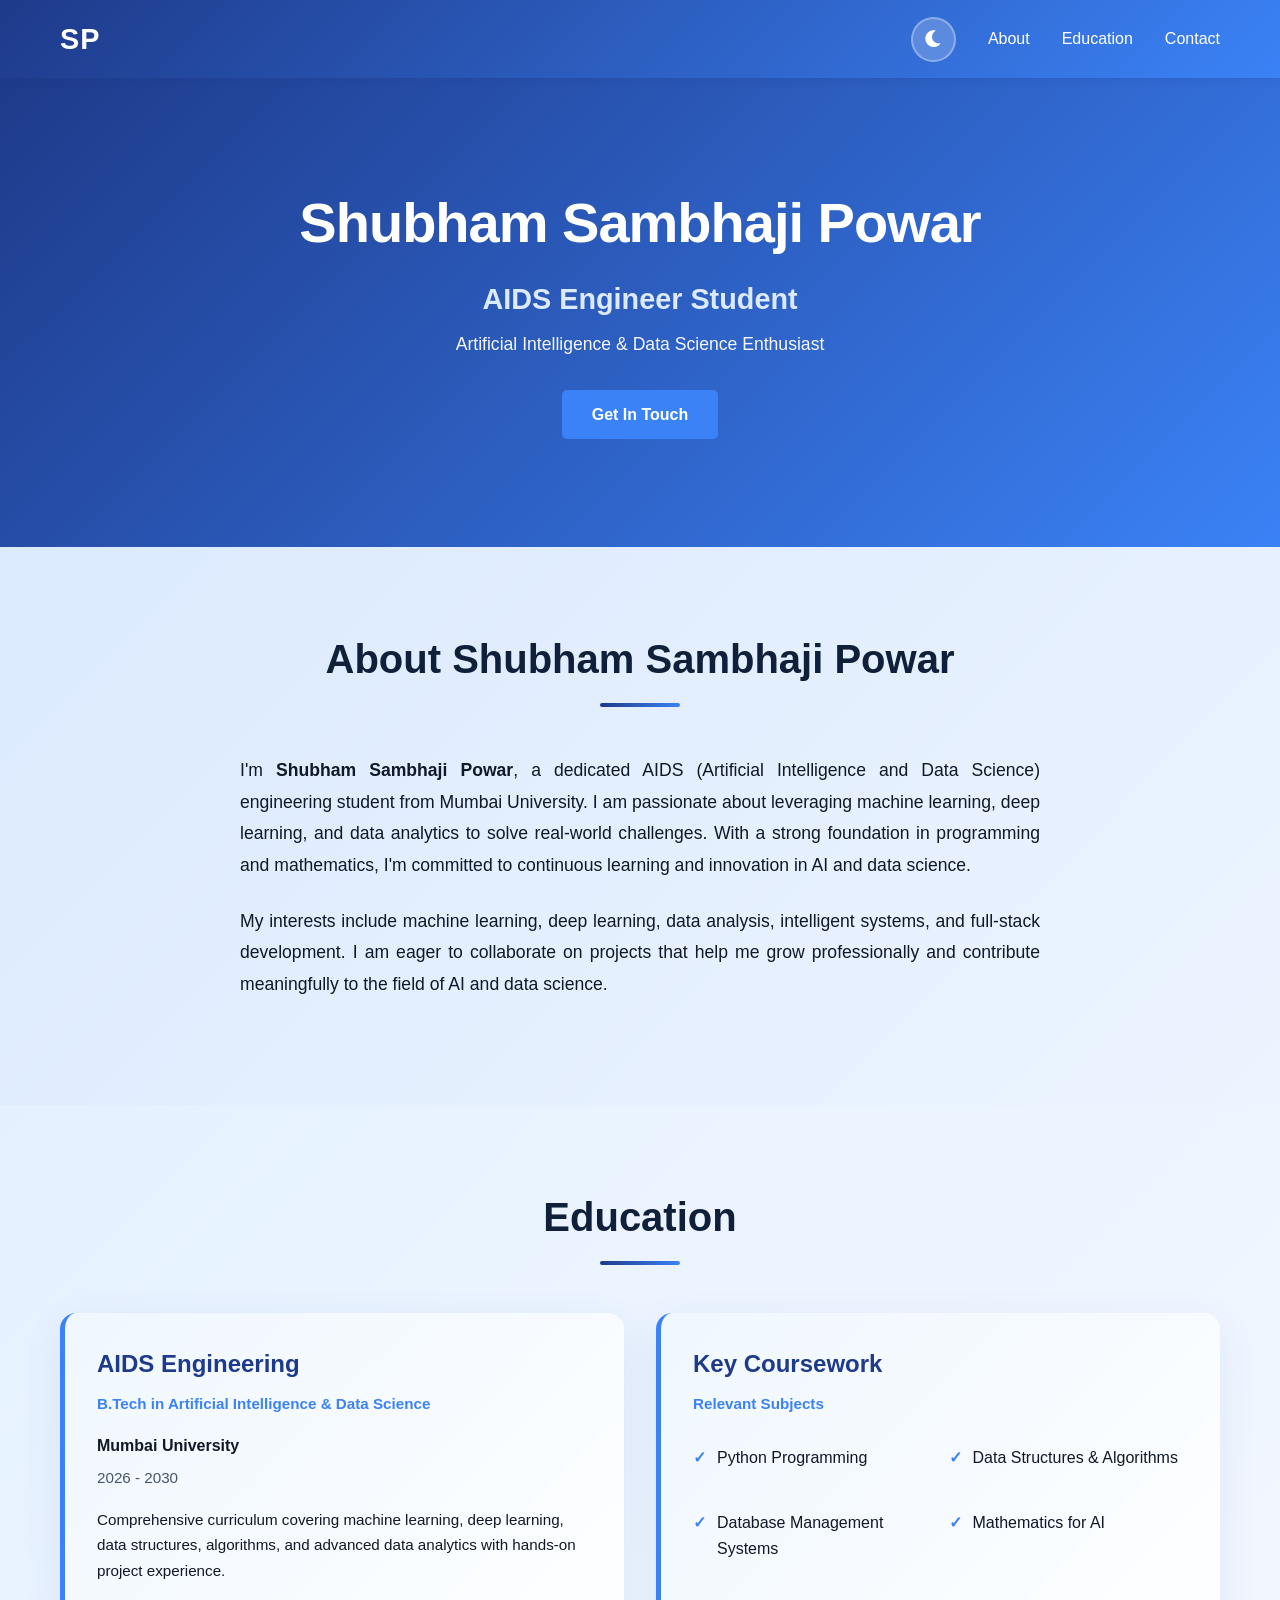
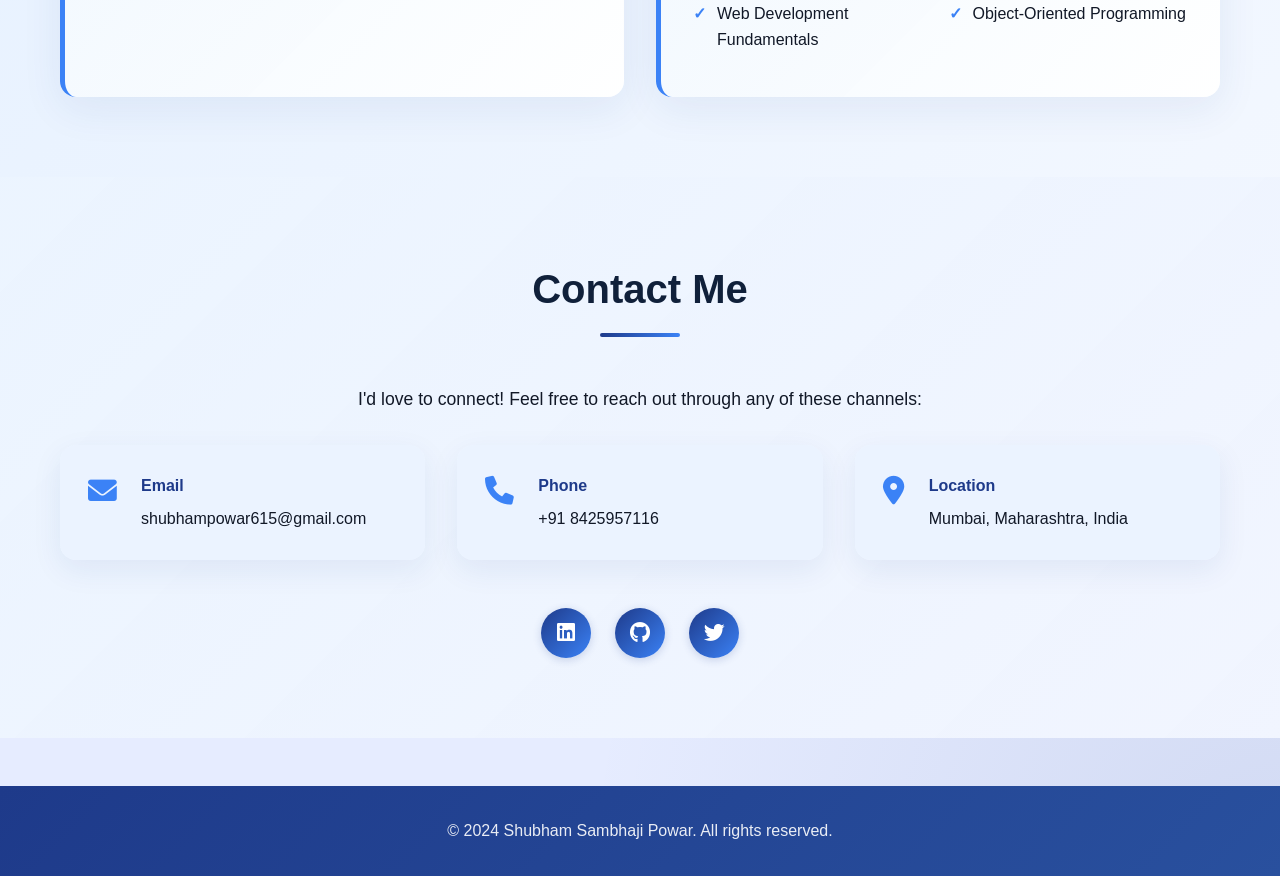
<file: index.html>
<!DOCTYPE html>
<html lang="en">
<head>
    <meta charset="UTF-8">
    <meta name="viewport" content="width=device-width, initial-scale=1.0">
    <meta name="description" content="Shubham Sambhaji Powar - AIDS Engineer Student. Artificial Intelligence and Data Science enthusiast from Mumbai, India. Explore my portfolio, education, and projects.">
    <meta name="keywords" content="Shubham Sambhaji Powar, AIDS Engineer, Artificial Intelligence, Data Science, Machine Learning, Mumbai, Portfolio">
    <meta name="author" content="Shubham Sambhaji Powar">
    <meta name="robots" content="index, follow">
    <meta property="og:title" content="Shubham Sambhaji Powar - AIDS Engineer Student Portfolio">
    <meta property="og:description" content="Professional portfolio of Shubham Sambhaji Powar, AIDS Engineering student passionate about AI and Data Science.">
    <meta property="og:type" content="website">
    <meta property="og:url" content="https://shubhampowar615-commits.github.io/">
    <meta name="twitter:card" content="summary">
    <meta name="twitter:title" content="Shubham Sambhaji Powar - AIDS Engineer Student">
    <meta name="twitter:description" content="Explore my portfolio, projects, and expertise in AI and Data Science.">
    
    <title>Shubham Sambhaji Powar - AIDS Engineer Student | Portfolio</title>
    <link rel="canonical" href="https://shubhampowar615-commits.github.io/">
    <link rel="stylesheet" href="styles.css">
    <link rel="stylesheet" href="https://cdnjs.cloudflare.com/ajax/libs/font-awesome/6.0.0/css/all.min.css">
    <script type="application/ld+json">
        {
            "@context": "https://schema.org",
            "@type": "Person",
            "name": "Shubham Sambhaji Powar",
            "jobTitle": "AIDS Engineer Student",
            "url": "https://shubhampowar615-commits.github.io/",
            "sameAs": [
                "https://www.linkedin.com/in/shubham-powar-963671413?utm_source=share_via&utm_content=profile&utm_medium=member_android"
            ]
        }
    </script>
    <meta name="google-site-verification" content="4jtuqwVJUn8qf-uhrNmbAxOVEs-AD7SCV9D4u8xabVA" />
</head>
<body>
    <!-- Scroll Progress Bar -->
    <div class="scroll-progress"></div>

    <!-- Navigation -->
    <nav class="navbar">
        <div class="container">
            <div class="nav-brand">SP</div>
            <div class="nav-right">
                <button class="theme-toggle" id="themeToggle" title="Toggle Dark Mode">
                    <i class="fas fa-moon"></i>
                </button>
                <ul class="nav-menu">
                    <li><a href="#about">About</a></li>
                    <li><a href="#education">Education</a></li>
                    <li><a href="#contact">Contact</a></li>
                </ul>
            </div>
        </div>
    </nav>

    <!-- Hero Section -->
    <section class="hero">
        <div class="container">
            <div class="hero-content">
                <h1>Shubham Sambhaji Powar</h1>
                <p class="subtitle">AIDS Engineer Student</p>
                <p class="tagline">Artificial Intelligence & Data Science Enthusiast</p>
                <a href="#contact" class="btn btn-primary">Get In Touch</a>
            </div>
        </div>
    </section>

    <!-- About Section -->
    <section id="about" class="about">
        <div class="container">
            <h2 class="section-title">About Shubham Sambhaji Powar</h2>
            <div class="about-content">
                <p>
                            I'm <strong>Shubham Sambhaji Powar</strong>, a dedicated AIDS (Artificial Intelligence and Data Science) engineering student from Mumbai University. I am passionate about leveraging machine learning, deep learning, and data analytics to solve real-world challenges. With a strong foundation in programming and mathematics, I'm committed to continuous learning and innovation in AI and data science.
                </p>
                <p>
                            My interests include machine learning, deep learning, data analysis, intelligent systems, and full-stack development. I am eager to collaborate on projects that help me grow professionally and contribute meaningfully to the field of AI and data science.
                </p>
            </div>
        </div>
    </section>

    <!-- Education Section -->
    <section id="education" class="education">
        <div class="container">
            <h2 class="section-title">Education</h2>
            <div class="education-grid">
                <div class="education-card">
                    <div class="education-header">
                        <h3>AIDS Engineering</h3>
                        <span class="degree">B.Tech in Artificial Intelligence & Data Science</span>
                    </div>
                    <p class="institution">Mumbai University</p>
                    <p class="year">2026 - 2030</p>
                    <p class="description">
                        Comprehensive curriculum covering machine learning, deep learning, data structures, algorithms, and advanced data analytics with hands-on project experience.
                    </p>
                </div>

                <div class="education-card">
                    <div class="education-header">
                        <h3>Key Coursework</h3>
                        <span class="degree">Relevant Subjects</span>
                    </div>
                    <ul class="coursework-list">
                        <li>Python Programming</li>
                        <li>Data Structures & Algorithms</li>
                        <li>Database Management Systems</li>
                        <li>Mathematics for AI</li>
                        <li>Web Development Fundamentals</li>
                        <li>Object-Oriented Programming</li>
                    </ul>
                </div>
            </div>
        </div>
    </section>

    <!-- Contact Section -->
    <section id="contact" class="contact">
        <div class="container">
            <h2 class="section-title">Contact Me</h2>
            <div class="contact-content">
                <p class="contact-intro">I'd love to connect! Feel free to reach out through any of these channels:</p>
                <div class="contact-links">
                    <div class="contact-item">
                        <i class="fas fa-envelope"></i>
                        <div>
                            <h4>Email</h4>
                                <a href="mailto:shubhampowar615@gmail.com">shubhampowar615@gmail.com</a>
                        </div>
                    </div>
                    <div class="contact-item">
                        <i class="fas fa-phone"></i>
                        <div>
                            <h4>Phone</h4>
                                <a href="tel:+918425957116">+91 8425957116</a>
                        </div>
                    </div>
                    <div class="contact-item">
                        <i class="fas fa-map-marker-alt"></i>
                        <div>
                            <h4>Location</h4>
                            <p>Mumbai, Maharashtra, India</p>
                        </div>
                    </div>
                </div>
                <div class="social-links">
                    <a href="https://www.linkedin.com/in/shubham-powar-963671413?utm_source=share_via&utm_content=profile&utm_medium=member_android" class="social-btn" title="LinkedIn" target="_blank"><i class="fab fa-linkedin"></i></a>
                    <a href="#" class="social-btn" title="GitHub"><i class="fab fa-github"></i></a>
                    <a href="#" class="social-btn" title="Twitter"><i class="fab fa-twitter"></i></a>
                </div>
            </div>
        </div>
    </section>

    <!-- Footer -->
    <footer class="footer">
        <div class="container">
            <p>&copy; 2024 Shubham Sambhaji Powar. All rights reserved.</p>
        </div>
    </footer>

    <script src="script.js"></script>
</body>
</html>
</file>
<file: styles.css>
* {
    margin: 0;
    padding: 0;
    box-sizing: border-box;
}

:root {
    --primary-blue: #1e3a8a;
    --secondary-blue: #3b82f6;
    --accent-blue: #0f4db4;
    --light-blue: #dbeafe;
    --surface: #eaf2ff;
    --background: #e6ecff;
    --dark-gray: #10203a;
    --light-gray: #dbeafe;
    --text-dark: #111827;
    --text-light: #475569;
    --white: #ffffff;
    --border-color: #cbd5e1;
    --transition: all 0.3s ease;
}

/* Dark Mode Variables */
body.dark-mode {
    --primary-blue: #1e2a3a;
    --secondary-blue: #5a9ff5;
    --light-blue: #a8c5ff;
    --dark-gray: #f0f4f8;
    --light-gray: #111827;
    --text-dark: #ffffff;
    --text-light: #c0c8d8;
    --white: #1a2332;
    --border-color: #3a4556;
}

body {
    font-family: 'Segoe UI', Tahoma, Geneva, Verdana, sans-serif;
    line-height: 1.6;
    color: var(--text-dark);
    background: radial-gradient(circle at top left, rgba(59, 130, 246, 0.12), transparent 28%),
                radial-gradient(circle at bottom right, rgba(30, 58, 138, 0.1), transparent 25%),
                var(--background);
}

.container {
    max-width: 1200px;
    margin: 0 auto;
    padding: 0 20px;
}

/* Navigation */
.navbar {
    background: linear-gradient(135deg, var(--primary-blue) 0%, var(--secondary-blue) 100%);
    padding: 1rem 0;
    position: sticky;
    top: 0;
    z-index: 100;
    box-shadow: 0 2px 8px rgba(30, 58, 138, 0.15);
}

.navbar .container {
    display: flex;
    justify-content: space-between;
    align-items: center;
}

.nav-right {
    display: flex;
    align-items: center;
    gap: 2rem;
}

.nav-brand {
    font-size: 1.8rem;
    font-weight: bold;
    color: var(--white);
    letter-spacing: 1px;
}

.nav-menu {
    display: flex;
    list-style: none;
    gap: 2rem;
}

.nav-menu a {
    color: var(--white);
    text-decoration: none;
    font-weight: 500;
    transition: var(--transition);
    position: relative;
}

.nav-menu a:hover {
    color: var(--light-blue);
}

.nav-menu a::after {
    content: '';
    position: absolute;
    bottom: -5px;
    left: 0;
    width: 0;
    height: 2px;
    background: var(--light-blue);
    transition: var(--transition);
}

.nav-menu a:hover::after {
    width: 100%;
}

/* Theme Toggle Button */
.theme-toggle {
    background: rgba(255, 255, 255, 0.2);
    border: 2px solid rgba(255, 255, 255, 0.3);
    color: var(--white);
    width: 45px;
    height: 45px;
    border-radius: 50%;
    cursor: pointer;
    font-size: 1.2rem;
    display: flex;
    align-items: center;
    justify-content: center;
    transition: var(--transition);
}

.theme-toggle:hover {
    background: rgba(255, 255, 255, 0.3);
    transform: rotate(20deg) scale(1.1);
}

/* Hero Section */
.hero {
    background: linear-gradient(135deg, var(--primary-blue) 0%, var(--secondary-blue) 100%);
    color: var(--white);
    padding: 100px 0;
    text-align: center;
}

.hero-content h1 {
    font-size: 3.5rem;
    font-weight: 700;
    margin-bottom: 0.5rem;
    letter-spacing: -1px;
}

.hero-content .subtitle {
    font-size: 1.8rem;
    font-weight: 600;
    margin-bottom: 0.5rem;
    color: var(--light-blue);
}

.hero-content .tagline {
    font-size: 1.1rem;
    margin-bottom: 2rem;
    opacity: 0.95;
}

/* Buttons */
.btn {
    display: inline-block;
    padding: 12px 30px;
    border-radius: 5px;
    text-decoration: none;
    font-weight: 600;
    transition: var(--transition);
    cursor: pointer;
    border: none;
    font-size: 1rem;
}

.btn-primary {
    background-color: var(--secondary-blue);
    color: var(--white);
}

.btn-primary:hover {
    background-color: var(--accent-blue);
    transform: translateY(-2px);
    box-shadow: 0 12px 20px rgba(30, 58, 138, 0.25);
}

/* Sections */
section {
    padding: 80px 0;
}

.section-title {
    font-size: 2.5rem;
    font-weight: 700;
    color: var(--dark-gray);
    margin-bottom: 3rem;
    text-align: center;
    position: relative;
    padding-bottom: 1rem;
}

.section-title::after {
    content: '';
    position: absolute;
    bottom: 0;
    left: 50%;
    transform: translateX(-50%);
    width: 80px;
    height: 4px;
    background: linear-gradient(90deg, var(--primary-blue), var(--secondary-blue));
    border-radius: 2px;
}

/* About Section */
.about {
    background: linear-gradient(135deg, rgba(219, 234, 254, 0.95), rgba(236, 244, 255, 0.95));
}

.about-content {
    max-width: 800px;
    margin: 0 auto;
}

.about-content p {
    font-size: 1.1rem;
    color: var(--text-dark);
    margin-bottom: 1.5rem;
    line-height: 1.8;
    text-align: justify;
}

/* Education Section */
.education {
    background: linear-gradient(135deg, rgba(229, 241, 255, 0.95), rgba(243, 248, 255, 0.95));
}

.education-grid {
    display: grid;
    grid-template-columns: repeat(auto-fit, minmax(400px, 1fr));
    gap: 2rem;
}

.education-card {
    background: linear-gradient(135deg, rgba(240, 248, 255, 0.98) 0%, rgba(255, 255, 255, 0.95) 100%);
    padding: 2rem;
    border-radius: 16px;
    border-left: 5px solid var(--secondary-blue);
    box-shadow: 0 12px 40px rgba(30, 58, 138, 0.08);
    transition: var(--transition);
}

.education-card:hover {
    transform: translateY(-5px);
    box-shadow: 0 8px 20px rgba(30, 58, 138, 0.15);
}

.education-header {
    margin-bottom: 1rem;
}

.education-header h3 {
    font-size: 1.5rem;
    color: var(--primary-blue);
    margin-bottom: 0.5rem;
}

.education-header .degree {
    display: inline-block;
    font-size: 0.95rem;
    color: var(--secondary-blue);
    font-weight: 600;
}

.institution {
    font-weight: 600;
    color: var(--text-dark);
    margin-bottom: 0.5rem;
}

.year {
    color: var(--text-light);
    font-size: 0.95rem;
    margin-bottom: 1rem;
}

.description {
    color: var(--text-dark);
    line-height: 1.7;
    font-size: 0.95rem;
}

.coursework-list {
    list-style: none;
    display: grid;
    grid-template-columns: 1fr 1fr;
    gap: 1rem;
}

.coursework-list li {
    padding: 0.75rem 0;
    color: var(--text-dark);
    padding-left: 1.5rem;
    position: relative;
}

.coursework-list li::before {
    content: '✓';
    position: absolute;
    left: 0;
    color: var(--secondary-blue);
    font-weight: bold;
}

/* Contact Section */
.contact {
    background: linear-gradient(135deg, rgba(235, 244, 255, 0.97) 0%, rgba(241, 245, 255, 1) 100%);
}

.contact-intro {
    text-align: center;
    font-size: 1.1rem;
    color: var(--text-dark);
    margin-bottom: 2rem;
}

.contact-links {
    display: grid;
    grid-template-columns: repeat(auto-fit, minmax(280px, 1fr));
    gap: 2rem;
    margin-bottom: 3rem;
}

.contact-item {
    display: flex;
    align-items: flex-start;
    gap: 1.5rem;
    padding: 1.75rem;
    background: rgba(235, 244, 255, 0.95);
    border-radius: 16px;
    box-shadow: 0 10px 30px rgba(30, 58, 138, 0.08);
    transition: var(--transition);
}

.contact-item:hover {
    transform: translateY(-3px);
    box-shadow: 0 6px 16px rgba(30, 58, 138, 0.15);
}

.contact-item i {
    font-size: 1.8rem;
    color: var(--secondary-blue);
    margin-top: 0.25rem;
}

.contact-item h4 {
    color: var(--primary-blue);
    margin-bottom: 0.5rem;
}

.contact-item a,
.contact-item p {
    color: var(--text-dark);
    text-decoration: none;
    font-size: 1rem;
}

.contact-item a:hover {
    color: var(--secondary-blue);
    text-decoration: underline;
}

/* Social Links */
.social-links {
    display: flex;
    justify-content: center;
    gap: 1.5rem;
}

.social-btn {
    display: inline-flex;
    align-items: center;
    justify-content: center;
    width: 50px;
    height: 50px;
    background: linear-gradient(135deg, var(--primary-blue), var(--secondary-blue));
    color: var(--white);
    border-radius: 50%;
    text-decoration: none;
    font-size: 1.3rem;
    transition: var(--transition);
    box-shadow: 0 2px 8px rgba(30, 58, 138, 0.2);
}

.social-btn:hover {
    transform: translateY(-3px) scale(1.1);
    box-shadow: 0 6px 16px rgba(30, 58, 138, 0.3);
}

/* Footer */
.footer {
    background: linear-gradient(135deg, #1e3a8a 0%, #29509e 100%);
    color: var(--white);
    text-align: center;
    padding: 2rem 0;
    margin-top: 3rem;
}

.footer p {
    margin: 0;
    opacity: 0.9;
}

/* Scroll Progress Bar */
.scroll-progress {
    position: fixed;
    top: 0;
    left: 0;
    height: 4px;
    background: linear-gradient(90deg, var(--secondary-blue) 0%, #0ea5e9 50%, var(--primary-blue) 100%);
    width: 0%;
    z-index: 1000;
    box-shadow: 0 0 10px rgba(59, 130, 246, 0.8);
    transition: width 0.1s ease;
}
@keyframes fadeInUp {
    from {
        opacity: 0;
        transform: translateY(30px);
    }
    to {
        opacity: 1;
        transform: translateY(0);
    }
}

@keyframes slideInLeft {
    from {
        opacity: 0;
        transform: translateX(-50px);
    }
    to {
        opacity: 1;
        transform: translateX(0);
    }
}

@keyframes slideInRight {
    from {
        opacity: 0;
        transform: translateX(50px);
    }
    to {
        opacity: 1;
        transform: translateX(0);
    }
}

@keyframes pulse {
    0%, 100% {
        opacity: 1;
    }
    50% {
        opacity: 0.7;
    }
}

@keyframes glow {
    0%, 100% {
        box-shadow: 0 2px 10px rgba(30, 58, 138, 0.08);
    }
    50% {
        box-shadow: 0 8px 25px rgba(59, 130, 246, 0.3);
    }
}

/* Apply animations */
section {
    animation: fadeInUp 0.8s ease-out;
}

.hero-content h1 {
    animation: slideInDown 0.8s ease-out;
}

.education-card {
    animation: glow 3s ease-in-out infinite;
}

.section-title {
    animation: slideInDown 0.6s ease-out;
}

@keyframes slideInDown {
    from {
        opacity: 0;
        transform: translateY(-30px);
    }
    to {
        opacity: 1;
        transform: translateY(0);
    }
}
body.dark-mode .nav-brand {
    color: #ffffff;
    font-weight: 700;
}

body.dark-mode .nav-menu a {
    color: #ffffff;
}

body.dark-mode .theme-toggle {
    background: rgba(255, 255, 255, 0.15);
    border: 2px solid rgba(255, 255, 255, 0.4);
    color: #ffffff;
}

body.dark-mode .theme-toggle:hover {
    background: rgba(255, 255, 255, 0.25);
}

body.dark-mode .navbar {
    background: linear-gradient(135deg, #1a2332 0%, #2a3f5f 100%);
    box-shadow: 0 2px 8px rgba(0, 0, 0, 0.4);
}

/* Dark Mode - Explicit Color Fixes */
body.dark-mode h1,
body.dark-mode h2,
body.dark-mode h3,
body.dark-mode h4,
body.dark-mode h5,
body.dark-mode h6,
body.dark-mode p,
body.dark-mode li,
body.dark-mode a {
    color: #ffffff;
}

body.dark-mode .section-title {
    color: #a8c5ff;
}

body.dark-mode .education-card,
body.dark-mode .contact-item {
    background: #1f2a38 !important;
    color: #ffffff;
}

body.dark-mode .education-header h3,
body.dark-mode .contact-item h4 {
    color: #a8c5ff;
}

body.dark-mode .education-header .degree,
body.dark-mode .institution,
body.dark-mode .year {
    color: #c0c8d8;
}

body.dark-mode .about-content p,
body.dark-mode .about-content li,
body.dark-mode .about-content a {
    color: #f0f4f8;
}

body.dark-mode .about,
body.dark-mode .education,
body.dark-mode .contact {
    background: linear-gradient(135deg, #0f172a 0%, #111827 100%);
}

body.dark-mode .education-card,
body.dark-mode .contact-item {
    background: rgba(15, 23, 42, 0.95) !important;
    color: #f8fafc;
}

body.dark-mode .contact-item a {
    color: #93c5fd;
}

body.dark-mode .contact-item a:hover {
    color: #bfdbfe;
}

body.dark-mode .section-title::after {
    background: linear-gradient(90deg, #93c5fd, #60a5fa);
}

body.dark-mode .btn-primary {
    background-color: #2563eb;
    color: #ffffff;
}

body.dark-mode .btn-primary:hover {
    background-color: #1d4ed8;
}

body.dark-mode .hero {
    background: linear-gradient(135deg, #0b1220 0%, #172f4d 100%);
}

body.dark-mode .contact-intro,
body.dark-mode .section-title,
body.dark-mode .education-header h3,
body.dark-mode .contact-item h4,
body.dark-mode .institution,
body.dark-mode .year,
body.dark-mode .description,
body.dark-mode .coursework-list li {
    color: #e2e8f0;
}

body.dark-mode .footer {
    background: linear-gradient(135deg, #0b1220 0%, #1e3a8a 100%);
}

@media (max-width: 768px) {
    .nav-menu {
        gap: 1rem;
    }

    .hero-content h1 {
        font-size: 2.5rem;
    }

    .hero-content .subtitle {
        font-size: 1.3rem;
    }

    .section-title {
        font-size: 2rem;
    }

    .education-grid {
        grid-template-columns: 1fr;
    }

    .coursework-list {
        grid-template-columns: 1fr;
    }

    .contact-links {
        grid-template-columns: 1fr;
    }

    section {
        padding: 50px 0;
    }
}

@media (max-width: 480px) {
    .hero-content h1 {
        font-size: 2rem;
    }

    .hero-content .subtitle {
        font-size: 1.1rem;
    }

    .nav-menu {
        gap: 0.75rem;
        font-size: 0.9rem;
    }

    .social-links {
        gap: 1rem;
    }

    .social-btn {
        width: 45px;
        height: 45px;
        font-size: 1.1rem;
    }
}
</file>
